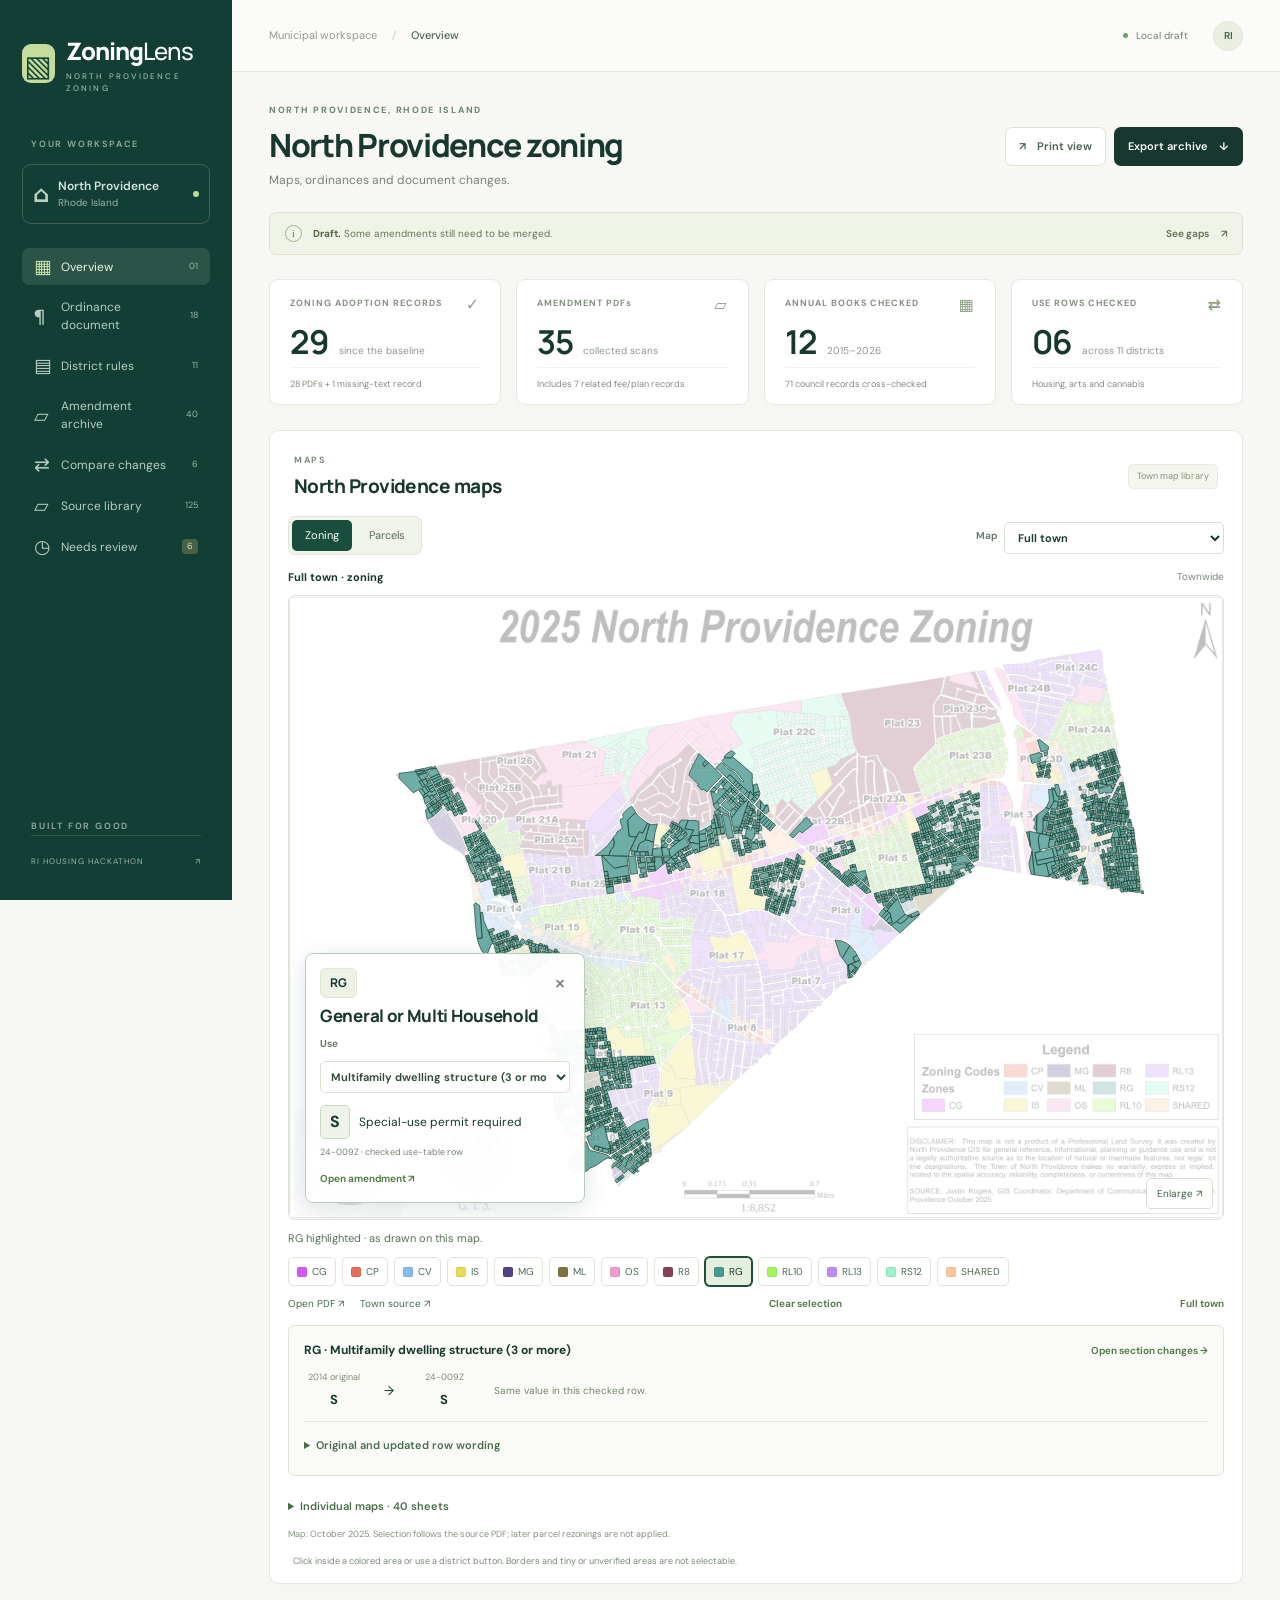
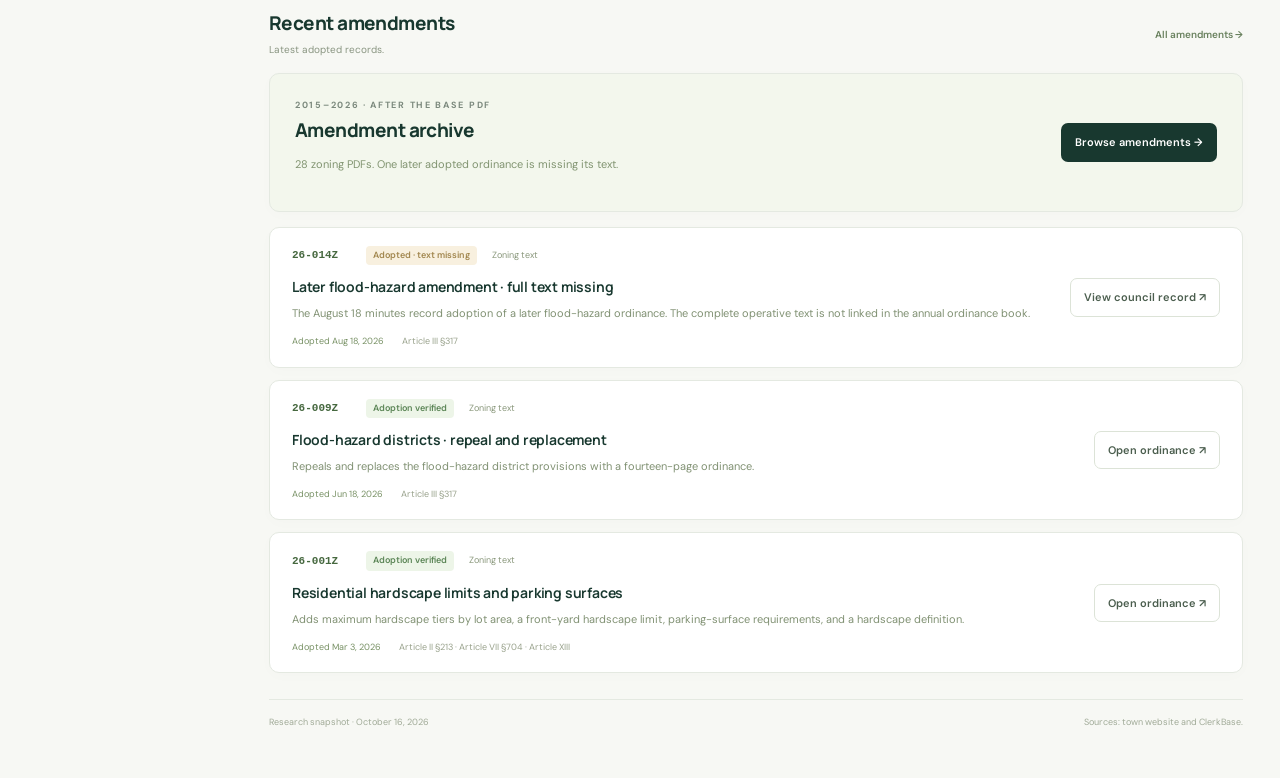
<file: index.html>
<!doctype html>
<html lang="en">
<head>
<meta charset="utf-8"><meta name="viewport" content="width=device-width,initial-scale=1">
<meta name="description" content="Explore North Providence zoning amendments, compare ordinance changes, and trace every verified update to its official source.">
<meta name="theme-color" content="#133e36"><title>Zoning Lens — North Providence</title>
<link rel="icon" href="assets/favicon.svg" type="image/svg+xml"><link rel="stylesheet" href="styles.css?v=3"><link rel="stylesheet" href="document.css?v=1"><script defer src="dashboard.js?v=5"></script><script defer src="document.js?v=2"></script><link rel="stylesheet" href="maps.css?v=2"><script defer src="maps.js?v=2"></script>
</head>
<body>
<aside class="sidebar">
  <a class="brand" href="#overview" aria-label="Zoning Lens overview"><span class="brand-mark">▧</span><span>Zoning<span class="brand-light">Lens</span><small>NORTH PROVIDENCE ZONING</small></span></a>
  <div class="workspace-label">YOUR WORKSPACE</div>
  <div class="town-card"><span class="town-icon">⌂</span><div>North Providence<small>Rhode Island</small></div><span class="town-dot"></span></div>
  <nav aria-label="Main navigation">
    <a href="#overview" data-page="overview" class="active"><span>▦</span> Overview <i>01</i></a>
    <a href="#document" data-page="document"><span>¶</span> Ordinance document <i>18</i></a>
    <a href="#rules" data-page="rules"><span>▤</span> District rules <i>11</i></a>
    <a href="#archive" data-page="archive"><span>▱</span> Amendment archive <i>40</i></a>
    <a href="#changes" data-page="changes"><span>⇄</span> Compare changes <i>6</i></a>
    <a href="#sources" data-page="sources"><span>▱</span> Source library <i>12</i></a>
    <a href="#review" data-page="review"><span>◷</span> Needs review <i class="nav-count">3</i></a>
  </nav>
  <div class="sidebar-bottom"><span class="side-label">BUILT FOR GOOD</span><p>Clearer rules.<br>Stronger housing applications.</p><div class="hackathon">RI HOUSING HACKATHON <span>↗</span></div></div>
</aside>
<div class="main-shell">
 <header class="topbar"><div class="breadcrumb">Municipal workspace <span>/</span> <strong id="breadcrumb">Overview</strong></div><div class="top-right"><span class="live-dot"></span> Local draft <span class="avatar">RI</span></div></header>
 <main>
  <section class="page-heading"><div><div class="eyebrow">NORTH PROVIDENCE, RHODE ISLAND</div><h1 id="page-title">North Providence zoning</h1><p id="page-description">Maps, ordinances and document changes.</p></div><div class="heading-actions"><button class="button secondary" id="print-button"><span>↗</span> Print view</button><button class="button primary" id="export-button">Export verified data <span>↓</span></button></div></section>
  <div class="coverage-banner"><span class="banner-icon">i</span><div><strong>Draft.</strong> Some amendments still need to be merged.</div><a href="#review">See gaps <span>↗</span></a></div>

  <section id="page-overview" class="page active">
   <div class="stats-grid"><article class="stat"><span class="stat-label">SOURCE LINKS <span>▱</span></span><strong>12<small>official records</small></strong><div class="stat-footer">Town website + ClerkBase</div></article><article class="stat"><span class="stat-label">VERIFIED AMENDMENTS <span>✓</span></span><strong>01<small>adopted change</small></strong><div class="stat-footer"><span class="small-dot"></span> Signed ordinance inspected</div></article><article class="stat"><span class="stat-label">DISTRICTS IN USE TABLE <span>▦</span></span><strong>11<small>district columns</small></strong><div class="stat-footer">Select a district to explore</div></article><article class="stat"><span class="stat-label">REVIEW QUEUE <span>◷</span></span><strong>03<small>open questions</small></strong><div class="stat-footer amber-text">Excluded from verified rules</div></article></div>
   <div class="overview-grid"><article class="panel map-panel"><div class="panel-header"><div><div class="eyebrow">MAPS</div><h2>North Providence maps</h2></div><span class="subtle-tag">Town map library</span></div><div class="map-frame"><img src="assets/town-map.png" alt="Official October 2025 townwide North Providence zoning map with district colors and plat boundaries"><a class="map-link" href="https://northprovidenceri.gov/pdf/gis/North_Providence_Townwide_Zoning_Map.pdf" target="_blank" rel="noopener">Open original map ↗</a></div><div class="map-caption">Reference map only. District selection below filters the amendment table; it does not locate a property.</div><div class="district-picker" id="overview-districts" aria-label="Choose a zoning district"></div></article>
   <article class="panel selected-panel"><div class="panel-header"><div class="eyebrow">SELECTED DISTRICT</div><span class="code-chip" id="selected-code">MG</span></div><h2 id="selected-name">Manufacturing General</h2><p class="muted selected-description">Selected use rules.</p><div id="overview-rule"></div><div class="source-trail"><span class="trail-icon">▱</span><div><strong>Every rule has a paper trail.</strong><p>Read the signed amendment and the council vote behind this update.</p></div></div><button class="button full secondary" id="overview-evidence">Open amendment <span>↗</span></button></article></div>
   <div class="section-heading"><div><h2>The latest change, explained.</h2><p>Original wording, adopted updates, and the record behind them.</p></div><a href="#changes">Explore the comparison →</a></div>
   <article class="panel change-preview"><div class="change-icon">+</div><div class="change-preview-content"><div class="inline-tags"><span class="status green">Verified adoption</span><span class="muted mono">25-022Z</span></div><h3>Cannabis retail added to the district use table</h3><p>A new use row, a definition, and special-use standards. Adopted February 3, 2026.</p></div><div class="change-preview-meta"><span class="addition-label">+ 1 table row</span><a href="#changes" class="button secondary">See what changed →</a></div></article>
   <footer class="workspace-footer"><span>Research snapshot · October 16, 2026</span><span>Sources: town website and ClerkBase.</span></footer>
  </section>

  <section id="page-document" class="page">
   <div id="document-app"><div class="panel content-panel">Loading the original ordinance and checked amendments…</div></div>
  </section>
  <section id="page-rules" class="page">
   <div class="panel filter-panel"><label>District<select id="district-select"></select></label><label class="search-label">Search verified uses<input id="rule-search" type="search" placeholder="Try “cannabis” or “retail”…"></label><span class="status green">1 verified use</span></div>
   <article class="panel rules-panel"><div class="panel-header"><div><div class="eyebrow">CHECKED LOCAL AMENDMENT ROWS</div><h2 id="rules-heading">District use rules</h2></div><span class="subtle-tag">Article II · §203</span></div><div id="rules-result"></div><div class="table-scroll"><table class="district-table"><caption>Selected local amendment rows</caption><thead><tr><th scope="col">Use</th><th scope="col">R12</th><th scope="col">R8</th><th scope="col">RL</th><th scope="col">RG</th><th scope="col">IS</th><th scope="col">CP</th><th scope="col">CV</th><th scope="col">CG</th><th scope="col">ML</th><th scope="col">MG</th><th scope="col">OS</th></tr></thead><tbody id="district-table-body"></tbody></table></div><div class="table-legend"><span><b class="legend-code">Y</b> Permitted</span><span><b class="legend-code">S</b> Special-use permit</span><span><b class="legend-code">N</b> Prohibited</span></div></article>
   <div class="two-columns"><article class="panel content-panel"><div class="eyebrow">APPLICATION CONTEXT</div><h2>A use code is the first step.</h2><p>The amendment also contains special-use standards across two pages. Open the original to review the complete criteria.</p><a href="assets/cannabis-amendment.pdf" target="_blank" class="text-link">Read both pages of the amendment ↗</a></article><article class="panel content-panel"><div class="eyebrow">HOUSING COVERAGE</div><h2>Housing rules are still in review.</h2><p>Multifamily, ADUs, parking, and dimensional rules have not been reconciled against the full amendment history. They are not presented here as current.</p><a href="#review" class="text-link">Open the review queue →</a></article></div>
  </section>

  <section id="page-changes" class="page">
   <article class="panel content-panel" style="margin-bottom:20px"><div class="eyebrow">NEW · DOCUMENT COMPARISON</div><h2>Compare the full document</h2><p>View original wording, removals and additions.</p><a class="button primary" href="#document">Open ordinance document →</a></article>
   <div class="comparison-tabs" role="tablist" aria-label="Comparison mode"><button role="tab" aria-selected="true" class="active" data-compare="verified">Verified ordinance change</button><button role="tab" aria-selected="false" data-compare="custom">Compare your own text</button></div>
   <div id="verified-comparison"><article class="panel"><div class="panel-header"><div><div class="inline-tags"><span class="status green">Verified adoption</span><span class="mono muted">ORDINANCE 25-022Z</span></div><h2>Cannabis retailer · new use-table entry</h2></div><button class="button secondary" id="change-evidence">View evidence ↗</button></div><div class="comparison-meta"><span>Base: town PDF labeled December 2014</span><span>Amendment: adopted Feb 3, 2026</span><span class="addition-label">+ Added row · 0 removed rows</span></div><div class="diff-columns"><div class="diff-half"><div class="diff-file-title"><span class="file-dot old-dot"></span> ORIGINAL ORDINANCE <span>§203(H)</span></div><div class="diff-absent"><span>∅</span><h3>No explicit cannabis row</h3><p>The base PDF contains no explicit cannabis or marijuana row. An absent row does not establish a previous N, Y, or S classification.</p></div></div><div class="diff-half"><div class="diff-file-title"><span class="file-dot new-dot"></span> ADOPTED AMENDMENT <span>Page 1</span></div><div class="added-block"><div class="diff-line"><span>+</span><strong>27. Cannabis retailer</strong></div><div class="diff-line"><span>+</span><p>Medical and recreational retail</p></div><div class="mini-rule"><b>MG</b><span>S</span><small>Special-use permit required</small></div><div class="mini-rule"><b>All other listed districts</b><span>N</span><small>Prohibited in this row</small></div><div class="diff-line"><span>+</span><p>Associated definition and special-use criteria added.</p></div></div></div></div><div class="diff-footnote"><span class="addition-label">+ Added content</span><span class="removal-label">− Removed content</span><span>This verified example adds a row. There is no deleted row to color red.</span></div></article><div class="two-columns"><article class="panel content-panel"><div class="eyebrow">ADOPTION TRAIL</div><h2>Three dates. A clear record.</h2><ol class="timeline"><li><strong>February 3, 2026</strong><span>Adopted by Town Council; minutes item 5.</span></li><li><strong>February 5, 2026</strong><span>Mayoral approval date on the signed PDF.</span></li><li><strong>Effectiveness clause</strong><span>The ordinance says it takes effect upon adoption. Both dates remain visible for review.</span></li></ol></article><article class="panel content-panel"><div class="eyebrow">REVIEW NOTE</div><h2>A citation mismatch, surfaced.</h2><p>The amendment heading refers to Article 8 for definitions. Its operative section 2 identifies Article XIII. The tool preserves that discrepancy for a reviewer.</p><div class="notice amber">Full exact-text consolidation has not been completed.</div></article></div></div>
   <div id="custom-comparison" hidden><article class="panel content-panel"><div class="eyebrow">TRY THE COMPARISON</div><h2>See every addition and removal.</h2><p>Paste two versions of a section to compare their words. This is a text comparison; it does not determine whether an amendment is legally adopted.</p><div class="two-columns text-inputs"><label>Original text<textarea id="old-text" rows="7" placeholder="Paste the original section…"></textarea></label><label>Updated text<textarea id="new-text" rows="7" placeholder="Paste the updated section…"></textarea></label></div><div class="compare-actions"><button class="button primary" id="compare-button">Compare text ⇄</button><button class="button secondary" id="sample-button">Load a fictional example</button><span class="muted" id="custom-status">Runs in your browser. Text is not uploaded.</span></div><div id="custom-output" class="custom-output" hidden aria-live="polite"></div></article></div>
  </section>

  <section id="page-archive" class="page">
   <article class="panel archive-intro"><div><div class="eyebrow">AFTER THE DECEMBER 2014 BASELINE</div><h2>Amendments since 2014</h2><p id="archive-summary">Loading the amendment register…</p></div><a class="button secondary" href="assets/base-ordinance.pdf" target="_blank">Open original baseline ↗</a></article>
   <div class="panel archive-filters"><label class="search-label">Search ordinances<input type="search" id="archive-search" placeholder="Try ADU, parking, a section, or an ordinance number…"></label><label>Record type<select id="archive-type"><option value="zoning">Zoning amendments</option><option value="all">All records + related documents</option><option value="Zoning text">Townwide zoning text</option><option value="Parcel zoning">Parcel rezonings</option><option value="Related fees">Related fees</option><option value="Related plan">Related plan records</option></select></label><label>Status<select id="archive-status"><option value="adopted">Adopted records</option><option value="all">All statuses</option><option value="pending">Pending proposals</option><option value="excluded">Rescinded / removed</option><option value="missing">Missing operative text</option></select></label><label>Year<select id="archive-year"><option value="all">All years</option></select></label></div>
   <div class="archive-count-line"><span id="archive-result-count" aria-live="polite"></span><span>Adoption dates, not index years · latest first</span></div><div id="archive-list" class="archive-list"></div><div id="archive-empty" class="empty-state" hidden>No records match these filters.</div>
  </section>
  <section id="page-sources" class="page"><div class="panel source-intro"><div><div class="eyebrow">THE EVIDENCE LIBRARY</div><h2>Source documents</h2><p id="source-summary">Official ordinance scans, annual books and council adoption records.</p></div><label class="search-label">Find a source<input type="search" id="source-search" placeholder="Search documents, maps, minutes…"></label></div><div class="source-kind-filter"><button data-source-kind="all" class="active">All sources</button><button data-source-kind="amendments">Amendment PDFs</button><button data-source-kind="indices">Annual books</button><button data-source-kind="minutes">Council records</button></div><div id="source-list" class="source-list"></div><div id="source-empty" class="empty-state" hidden>No sources match your search.</div></section>

  <section id="page-review" class="page"><article class="panel content-panel review-intro"><div class="eyebrow">MAKE UNCERTAINTY VISIBLE</div><h2>Some records need a second look.</h2><p>These items are outside the verified district rules. An agenda, a proposal, or a partial history does not establish the current ordinance.</p></article><div class="review-list"><article class="panel review-card"><span class="review-number">01</span><div><span class="status amber-status">Adoption unverified</span><h2>Mixed-use commercial corridor overlay</h2><p>The October 6, 2026 agenda lists introduction of ordinance 26-015Z. The August record uses a different number and continues discussion. Locate the final adopted text and resolve the identifier.</p><a class="text-link" href="https://clerkshq.com/Content/NorthProvidence-ri/council/2026/oct06_26ag.htm" target="_blank" rel="noopener">Read the October agenda ↗</a></div></article><article class="panel review-card"><span class="review-number">02</span><div><span class="status amber-status">History incomplete</span><h2>Housing rules and other amendments</h2><p>Reconcile ADUs, multifamily, parking, dimensions, the flood-hazard amendment, and other changes against the complete amendment record and applicable state law.</p><a class="text-link" href="https://clerkshq.com/NorthProvidence-ri" target="_blank" rel="noopener">Explore ClerkBase records ↗</a></div></article><article class="panel review-card"><span class="review-number">03</span><div><span class="status amber-status">Crosswalk required</span><h2>Section numbers and property boundaries</h2><p>The town PDF uses §203; ClerkBase uses §35-39 for the district use table. Match these versions and reconcile later map changes before assigning rules to an address.</p><a class="text-link" href="https://northprovidenceri.gov/plat-maps/" target="_blank" rel="noopener">Open the town map library ↗</a></div></article></div></section>
 </main>
</div>
<dialog id="evidence-dialog"><div class="dialog-head"><div><div class="eyebrow">SOURCE EVIDENCE</div><h2>Signed ordinance 25-022Z</h2></div><button class="close-dialog" aria-label="Close evidence">×</button></div><div class="evidence-toolbar"><button class="button secondary" id="evidence-prev">← Previous page</button><span id="evidence-page-label">Page 1 of 2</span><button class="button secondary" id="evidence-next">Next page →</button></div><div class="evidence-image-wrap"><img id="evidence-image" src="assets/amendment-page-1.png" alt="Scanned page 1 of signed North Providence ordinance 25-022Z"></div><div class="evidence-bottom"><a href="assets/cannabis-amendment.pdf" target="_blank" class="text-link">Open collected PDF ↗</a><a href="https://clerkshq.com/Content/Attachments/NorthProvidence-ri/o25_022.pdf?clientSite=NorthProvidence-ri" target="_blank" rel="noopener" class="text-link">Original ClerkBase source ↗</a></div></dialog>
<div id="toast" role="status"></div>
<dialog id="record-dialog" class="record-dialog"><div class="dialog-head"><div><div class="eyebrow" id="record-dialog-code"></div><h2 id="record-dialog-title"></h2></div><button class="close-dialog" data-close-record aria-label="Close ordinance">×</button></div><div id="record-dialog-body"></div></dialog>
</body></html>
</file>
<file: styles.css>
@import url('https://fonts.googleapis.com/css2?family=DM+Sans:wght@400;450;500;550;600;650;700&family=Manrope:wght@400;500;600;650;700;750;800&display=swap');
:root{--ink:#18382f;--muted:#77827c;--paper:#f7f8f4;--line:#e4e9e1;--green:#1a6951;--pale:#edf5ef;--amber:#9a6b25;--red:#a43b44;--shadow:0 3px 15px #17372e04}*{box-sizing:border-box}body{margin:0;background:var(--paper);color:var(--ink);font-family:'DM Sans',system-ui,sans-serif;font-size:14px;line-height:1.5}button,input,select,textarea{font:inherit}a{color:inherit;text-decoration:none}button,a,input,select,textarea{outline-offset:4px}button{cursor:pointer}button:focus-visible,a:focus-visible{outline:3px solid #82bba2}button:disabled{cursor:default;opacity:.45}[hidden]{display:none!important}.sidebar{position:fixed;width:232px;inset:0 auto 0 0;background:#133e36;color:#d5e3da;padding:33px 22px;display:flex;flex-direction:column;z-index:5}.brand{display:flex;gap:11px;align-items:center;color:white;font-family:Manrope,system-ui;font-weight:800;font-size:24px;letter-spacing:-1px}.brand-light{font-weight:500}.brand small{display:block;font-family:'DM Sans',sans-serif;font-size:8px;letter-spacing:2.2px;margin-top:1px;font-weight:500;color:#9db8aa}.brand-mark{background:#c5dc9c;color:#164336;width:37px;height:39px;border-radius:9px;display:grid;place-items:center;font-size:29px;font-weight:500;letter-spacing:0}.workspace-label,.side-label{font-size:9px;letter-spacing:1.8px;color:#8ca99a;font-weight:650}.workspace-label{margin:44px 9px 12px}.town-card{border:1px solid #406056;border-radius:9px;padding:12px 10px;display:flex;align-items:center;gap:9px;font-size:12px;font-weight:600}.town-card small{display:block;font-size:10px;color:#9cb3a8;font-weight:400}.town-icon{font-size:23px;color:#bad3bf}.town-dot{width:6px;height:6px;background:#bddb94;border-radius:50%;margin-left:auto}nav{margin-top:24px;display:grid;gap:7px}nav a{padding:11px 12px;border-radius:7px;display:flex;gap:10px;align-items:center;font-size:12px;color:#b7cdc0}nav a>span{width:17px;font-size:19px;line-height:1}nav a i{margin-left:auto;font-style:normal;font-size:9px;color:#9eb7a8}nav a.active{background:#2b5347;color:#f2f7e8}nav a.active>span{color:#c8dfaa}.nav-count{background:#466147;border-radius:4px;padding:1px 5px;color:#e2dcac!important}.sidebar-bottom{margin-top:auto;padding:18px 9px 0}.sidebar-bottom p{font-size:15px;color:#cfdfd2;line-height:1.6;margin:12px 0 24px}.hackathon{font-size:8px;letter-spacing:1px;padding-top:19px;border-top:1px solid #34564a;color:#9ab3a5;display:flex;justify-content:space-between}.main-shell{margin-left:232px}.topbar{height:72px;border-bottom:1px solid var(--line);display:flex;justify-content:space-between;align-items:center;padding:0 37px;background:#ffffff80;font-size:11px}.breadcrumb{color:#929a94}.breadcrumb span{margin:0 12px;color:#c2c9c0}.breadcrumb strong{font-weight:500;color:#4d6256}.top-right{display:flex;align-items:center;gap:8px;color:#6e7f73;font-size:10px}.live-dot,.small-dot{display:inline-block;width:5px;height:5px;border-radius:50%;background:#6f9d6b}.avatar{margin-left:17px;border:1px solid #dfe7d7;background:#e9eee0;color:#4b674e;width:30px;height:30px;display:grid;place-items:center;border-radius:50%;font-size:10px;font-weight:650}main{padding:32px 37px;max-width:1660px;margin:auto}.page-heading{display:flex;justify-content:space-between;align-items:center;gap:20px;margin-bottom:23px}.eyebrow{font-size:9px;font-weight:700;letter-spacing:1.7px;color:#7b897d}.page-heading .eyebrow{color:#6b836c}.page-heading h1{font-family:Manrope,system-ui,sans-serif;font-size:32px;letter-spacing:-1.3px;margin:7px 0 6px;font-weight:750;line-height:1.25}.page-heading p{margin:0;color:var(--muted);font-size:12px}.heading-actions{display:flex;gap:8px}.button{display:inline-flex;align-items:center;justify-content:center;gap:11px;border:1px solid transparent;border-radius:7px;padding:10px 13px;font-size:11px;font-weight:600;white-space:nowrap;transition:background .15s,transform .15s}.button:hover{transform:translateY(-1px)}.button.primary{background:var(--ink);color:white}.button.primary:hover{background:#286449}.button.secondary{border-color:#dce3d7;background:white;color:#4b5e4e}.button.secondary:hover{background:#f3f6ee}.button.full{width:100%}.coverage-banner{border:1px solid #e1e5d3;background:#f0f3e7;border-radius:7px;padding:12px 15px;display:flex;align-items:center;gap:11px;color:#697358;font-size:10px;margin-bottom:24px}.coverage-banner strong{font-weight:700;color:#536342}.banner-icon{display:grid;place-items:center;border:1px solid #a6b18b;width:17px;height:17px;border-radius:50%;font-family:Georgia,serif;flex-shrink:0}.coverage-banner a{margin-left:auto;font-weight:650;white-space:nowrap}.coverage-banner a span{margin-left:10px}.page{display:none}.page.active{display:block;animation:appear .2s ease}@keyframes appear{from{opacity:.7;transform:translateY(3px)}to{opacity:1;transform:none}}.stats-grid{display:grid;grid-template-columns:repeat(4,1fr);gap:15px;margin-bottom:25px}.stat{border:1px solid var(--line);border-radius:9px;background:white;padding:17px 20px 13px;box-shadow:var(--shadow)}.stat-label{font-size:9px;letter-spacing:1px;color:#7f8a7c;display:flex;justify-content:space-between;font-weight:650}.stat-label>span{font-size:16px;color:#8da086;line-height:1}.stat>strong{font-family:Manrope,system-ui;display:block;font-size:33px;font-weight:650;margin:12px 0 9px;letter-spacing:-1px;line-height:1}.stat>strong small{font-family:'DM Sans',sans-serif;letter-spacing:0;font-size:10px;font-weight:400;color:#8d978c;margin-left:10px}.stat-footer{border-top:1px solid #f0f2eb;padding-top:10px;font-size:9px;color:#7f8c7b;display:flex;align-items:center;gap:6px}.amber-text{color:#987a43}.overview-grid{display:grid;grid-template-columns:minmax(0,1.6fr) minmax(270px,1fr);gap:20px}.panel{background:white;border:1px solid var(--line);border-radius:10px;box-shadow:var(--shadow);overflow:hidden}.panel-header{display:flex;align-items:center;justify-content:space-between;padding:23px 24px 17px;gap:12px}h2{font-family:Manrope,system-ui,sans-serif;font-size:19px;letter-spacing:-.55px;line-height:1.35;font-weight:750;margin:6px 0 0}h3{font-size:15px;letter-spacing:-.2px;font-weight:650;margin:8px 0 5px}.subtle-tag{font-size:9px;color:#81907b;background:#f5f7ef;border:1px solid #e7ecdf;border-radius:5px;padding:5px 8px;white-space:nowrap}.map-frame{height:272px;margin:0 17px;position:relative;background:#f0f3e9;border:1px solid #e9ede2;border-radius:6px;overflow:hidden}.map-frame>img{width:100%;height:100%;object-fit:contain;mix-blend-mode:multiply}.map-link{position:absolute;right:10px;bottom:10px;background:#fffffff2;border:1px solid #e0e6d8;border-radius:5px;font-size:9px;padding:6px 9px;color:#60725a}.map-caption{font-size:9px;line-height:1.6;color:#939b8c;padding:10px 23px 0}.district-picker{display:flex;flex-wrap:wrap;gap:6px;padding:13px 23px 21px}.district-pill{font-size:10px;color:#7a8b71;background:white;border:1px solid #e0e7d9;padding:5px 9px;border-radius:5px;min-width:34px}.district-pill.active{background:#174c3b;border-color:#174c3b;color:white}.selected-panel{padding:0 23px 22px}.selected-panel .panel-header{padding:23px 0 6px}.code-chip{font-family:Manrope,system-ui;font-size:12px;background:#edf2e5;border:1px solid #dfe7d1;border-radius:6px;padding:5px 9px;font-weight:750}.selected-panel>h2{font-size:23px;line-height:1.25;margin:7px 0}.muted{color:var(--muted)}.selected-description{font-size:10px;margin:8px 0 16px;line-height:1.65}.rule-card{padding:17px;border:1px solid #dce8dd;background:#f3f8f1;border-radius:7px}.rule-card.prohibited{background:#faf5f1;border-color:#e9ded5}.rule-kicker{font-size:9px;letter-spacing:1px;color:#829076;display:flex;justify-content:space-between;align-items:center}.rule-card h3{margin:7px 0 10px;font-family:Manrope;font-size:17px}.rule-status{display:flex;align-items:center;gap:9px;font-size:11px;color:#496b4d}.prohibited .rule-status{color:#8d624a}.rule-badge{width:27px;height:27px;display:grid;place-items:center;border:1px solid #bed6b9;background:#e1edda;border-radius:6px;font-weight:750}.prohibited .rule-badge{background:#f2e7df;border-color:#decfc3}.rule-note{font-size:9px;color:#87947f;margin:11px 0 0}.source-trail{display:flex;gap:11px;border-top:1px solid #eaf0e3;margin:18px 0 14px;padding-top:17px}.trail-icon{background:#f4f6ef;border:1px solid #e5eadf;width:29px;height:29px;display:grid;place-items:center;border-radius:6px;font-size:18px;flex-shrink:0;color:#8da27c}.source-trail strong{font-size:10px;font-weight:650}.source-trail p{font-size:9px;line-height:1.65;color:#8c9686;margin:5px 0 0}.section-heading{display:flex;justify-content:space-between;align-items:center;margin:27px 0 16px}.section-heading h2{font-size:19px;margin:0}.section-heading p{font-size:10px;margin:5px 0 0;color:#899581}.section-heading>a{font-size:10px;color:#69815e;font-weight:600}.change-preview{padding:20px 23px;display:flex;align-items:center;gap:17px}.change-icon{font-size:24px;background:#edf5e7;border:1px solid #dfebd6;width:45px;height:45px;border-radius:8px;display:grid;place-items:center;color:#799a65;flex-shrink:0}.inline-tags{display:flex;gap:10px;align-items:center}.status{font-size:9px;font-weight:600;display:inline-flex;align-items:center;border-radius:4px;padding:3px 7px;white-space:nowrap}.status.green{color:#5b8556;background:#edf5e8}.mono{font-family:ui-monospace,monospace;font-size:9px}.change-preview h3{font-family:Manrope;font-size:14px;margin:8px 0 4px}.change-preview p{font-size:10px;color:#8a9583;margin:0}.change-preview-meta{margin-left:auto;display:flex;flex-direction:column;gap:11px;align-items:flex-end}.addition-label{font-size:9px;color:#5f8c4e;font-weight:600}.removal-label{color:var(--red);font-size:9px;font-weight:600}.workspace-footer{display:flex;justify-content:space-between;font-size:9px;color:#a0aa97;border-top:1px solid var(--line);margin-top:26px;padding:16px 0}.filter-panel{padding:18px 23px;display:flex;align-items:flex-end;gap:20px;margin-bottom:20px}label{display:block;font-size:10px;font-weight:650;color:#67775f}select,input,textarea{border:1px solid #dce4d5;border-radius:6px;background:white;padding:10px 12px;color:var(--ink);font-size:12px;display:block;width:100%;margin-top:6px}select{min-width:220px}.search-label{flex:1;max-width:430px}input::placeholder,textarea::placeholder{color:#a0a997}.filter-panel>.status{margin-bottom:11px;margin-left:auto}.rules-panel{margin-bottom:20px}.rule-summary{padding:0 24px 23px;display:flex;align-items:center;gap:14px}.rule-summary .rule-badge{height:42px;width:42px;font-size:18px}.rule-summary h3{margin:0 0 3px}.rule-summary p{font-size:11px;margin:0;color:var(--muted)}.rule-summary .button{margin-left:auto}.table-scroll{overflow:auto}.district-table{width:100%;border-collapse:collapse;white-space:nowrap;font-size:11px}.district-table caption{text-align:left;padding:10px 24px;background:#f7f9f2;font-size:10px;color:#819374}.district-table th,.district-table td{padding:14px 10px;border-top:1px solid #e5ebdf;text-align:center}.district-table th:first-child,.district-table td:first-child{text-align:left;padding-left:24px}.district-table th{font-size:9px;color:#839277;font-weight:600}.district-table .selected-col{background:#ecf3e5;font-weight:700;color:#3d6841}.district-table td button{border:0;background:transparent;color:inherit;padding:0;font:inherit}.table-legend{display:flex;gap:23px;padding:17px 24px;border-top:1px solid var(--line);font-size:10px;color:#839176}.legend-code{display:inline-grid;place-items:center;width:20px;height:20px;border:1px solid #dce5d3;border-radius:4px;margin-right:5px;font-size:10px;color:#5a7751}.two-columns{display:grid;grid-template-columns:1fr 1fr;gap:20px}.content-panel{padding:24px}.content-panel p{font-size:12px;color:#819075;line-height:1.85;margin:12px 0 17px}.text-link{font-size:11px;color:#467342;font-weight:650}.comparison-tabs{display:flex;gap:6px;margin:0 0 20px;padding:5px;border:1px solid #dfe7d5;background:#edf1e6;border-radius:8px;width:max-content;max-width:100%}.comparison-tabs button{border:0;background:transparent;font-size:11px;padding:9px 15px;border-radius:5px;color:#829173}.comparison-tabs button.active{background:white;color:#345b36;box-shadow:0 1px 4px #1a381a12}.comparison-meta{display:flex;gap:20px;padding:10px 24px;background:#f9faf5;border-top:1px solid var(--line);border-bottom:1px solid var(--line);font-size:9px;color:#859379}.comparison-meta>span:last-child{margin-left:auto}.diff-columns{display:grid;grid-template-columns:1fr 1fr}.diff-half+.diff-half{border-left:1px solid var(--line)}.diff-file-title{font-family:ui-monospace,monospace;display:flex;align-items:center;gap:8px;font-size:9px;padding:13px 20px;border-bottom:1px solid var(--line);color:#83917b}.diff-file-title>span:last-child{margin-left:auto;font-family:'DM Sans',sans-serif}.file-dot{width:6px;height:6px;border-radius:50%;display:inline-block}.old-dot{background:#b1b9a9}.new-dot{background:#73ac63}.diff-absent{padding:37px 30px;text-align:center;max-width:400px;margin:auto;color:#8e9a83}.diff-absent>span{font-size:25px;color:#b0baa7}.diff-absent h3{font-size:13px;color:#76856a}.diff-absent p{font-size:11px;line-height:1.8}.added-block{padding:22px 23px;background:#eef8eb;min-height:242px;border-left:3px solid #8cba79}.diff-line{display:flex;gap:12px;font-size:11px;color:#4d8042;margin-bottom:9px}.diff-line>span{color:#80a76d;flex-shrink:0}.diff-line p{margin:0}.diff-line strong{font-size:13px}.mini-rule{margin:12px 0 12px 20px;display:flex;align-items:center;gap:9px;color:#507c46;font-size:10px}.mini-rule>b{min-width:100px;font-weight:500}.mini-rule>span{background:#dcefd4;border:1px solid #bbd9ad;border-radius:4px;padding:2px 7px;font-weight:700}.mini-rule small{font-size:9px;color:#86a07c}.diff-footnote{padding:14px 24px;display:flex;gap:20px;border-top:1px solid var(--line);font-size:9px;color:#94a087}.diff-footnote>span:last-child{margin-left:auto}#verified-comparison>.two-columns{margin-top:20px}.timeline{padding:0;list-style:none;margin:21px 0 0}.timeline li{padding:0 0 19px 23px;border-left:1px solid #dce6d2;position:relative}.timeline li:before{content:'';position:absolute;width:7px;height:7px;border-radius:50%;background:#91af7b;left:-4px;top:5px;box-shadow:0 0 0 4px white}.timeline strong,.timeline span{display:block;font-size:11px}.timeline span{font-size:10px;margin-top:3px;color:#8b987e}.timeline li:last-child{padding-bottom:0}.notice{padding:12px;border-radius:6px;font-size:10px}.amber{background:#faf4e7;color:#9b7b45;border:1px solid #efe4cc}.text-inputs{margin-top:20px}.text-inputs textarea{resize:vertical;min-height:160px;line-height:1.8}.compare-actions{display:flex;align-items:center;gap:10px;margin-top:16px}.compare-actions>.muted{font-size:10px;margin-left:auto}.custom-output{margin-top:23px;border:1px solid #dee7d4;border-radius:6px;padding:24px;font-size:14px;line-height:2.1;white-space:pre-wrap;overflow-wrap:anywhere}.custom-output ins{background:#d9f0cf;color:#285d21;text-decoration:none;border-bottom:2px solid #98c286}.custom-output del{background:#f8dadd;color:#973e48;text-decoration:line-through}.custom-output .output-label{display:block;font-size:10px;margin-bottom:12px;color:#8b987d;font-weight:650;white-space:normal}.source-intro{padding:24px;display:flex;align-items:center;justify-content:space-between;gap:35px;margin-bottom:20px}.source-intro p{font-size:11px;color:#87947a;margin-bottom:0}.source-intro .search-label{max-width:300px;min-width:220px}.source-list{display:grid;gap:10px}.source-card{display:flex;align-items:center;gap:17px;padding:18px 23px}.document-icon{width:37px;height:42px;border:1px solid #e0e8d8;background:#f5f8f0;border-radius:6px;display:grid;place-items:center;font-size:21px;color:#8ba177;flex-shrink:0}.source-card h3{margin:0 0 4px;font-size:12px}.source-card p{font-size:10px;color:#8a977c;margin:0}.source-card-actions{display:flex;gap:10px;margin-left:auto}.source-card .status{margin-left:10px;font-weight:500}.source-domain{font-family:ui-monospace,monospace;font-size:9px;color:#98a28e;display:block;margin-top:6px}.review-intro{margin-bottom:20px}.review-intro p{max-width:750px}.review-list{display:grid;gap:15px}.review-card{padding:25px;display:flex;gap:23px}.review-number{font-family:Manrope;font-size:25px;color:#bdc7b1;font-weight:600}.amber-status{background:#f8f0df;color:#a1864e}.review-card h2{font-size:18px;margin:10px 0}.review-card p{font-size:12px;color:#89977a;max-width:820px;line-height:1.8}.empty-state{text-align:center;padding:50px;color:#8d9b7c}.evidence-toolbar{display:flex;align-items:center;justify-content:space-between;padding:13px 22px;border-bottom:1px solid var(--line);font-size:11px;color:#8a987d}dialog{width:min(820px,94vw);max-height:91vh;border:1px solid #dfe8d5;border-radius:12px;padding:0;color:var(--ink);box-shadow:0 20px 90px #0b2b3350}dialog::backdrop{background:#0b2b33a0;backdrop-filter:blur(4px)}.dialog-head{display:flex;align-items:center;justify-content:space-between;padding:20px 24px}.dialog-head h2{font-size:20px}.close-dialog{font-size:28px;border:0;background:#f1f5ea;border-radius:50%;width:32px;height:32px;line-height:1;color:#7e9170}.evidence-image-wrap{background:#edf1e7;padding:15px;max-height:58vh;overflow:auto}.evidence-image-wrap img{display:block;width:100%;height:auto;box-shadow:0 1px 6px #142a1415}.evidence-bottom{display:flex;justify-content:space-between;padding:17px 24px}#toast{position:fixed;bottom:25px;left:calc(50% + 116px);transform:translateX(-50%) translateY(20px);padding:12px 22px;background:#173f32;color:white;border-radius:7px;box-shadow:0 5px 25px #0002;font-size:12px;opacity:0;pointer-events:none;transition:.2s;z-index:20}#toast.visible{opacity:1;transform:translateX(-50%) translateY(0)}
@media(min-width:1500px){.map-frame{height:330px}.selected-panel{padding:0 28px 25px}.selected-panel .panel-header{padding-top:27px}.selected-description{margin-bottom:24px}.rule-card{padding:23px}.source-trail{margin-top:23px}.stat{padding:20px 24px}.page-heading h1{font-size:36px}}
@media(max-width:1150px){.sidebar{width:205px;padding:28px 17px}.main-shell{margin-left:205px}.topbar{padding:0 25px}main{padding:27px 25px}.heading-actions{flex-direction:column}.page-heading h1{font-size:29px}.stat{padding:15px}.stat>strong small{display:block;margin:9px 0 0}.overview-grid{grid-template-columns:1.35fr 1fr}.map-frame{height:270px}.subtle-tag{font-size:8px}.map-panel .panel-header{align-items:flex-start;flex-direction:column}.selected-panel{padding:0 18px 20px}.selected-panel>h2{font-size:21px}.change-preview-meta{min-width:140px}.source-card-actions{flex-direction:column}.comparison-meta{flex-wrap:wrap;gap:7px}.diff-footnote{flex-wrap:wrap}.diff-footnote>span:last-child{width:100%;margin:0}.mini-rule{flex-wrap:wrap}.compare-actions{flex-wrap:wrap}.compare-actions>.muted{margin:5px 0 0;width:100%}}
@media(max-width:800px){.sidebar{position:static;width:100%;padding:15px 20px;display:block}.brand{font-size:21px}.brand-mark{width:32px;height:33px}.brand small{font-size:7px}.workspace-label,.town-card,.sidebar-bottom{display:none}nav{display:flex;margin-top:17px;gap:4px;overflow:auto}nav a{font-size:11px;padding:8px 10px;white-space:nowrap}nav a>span{font-size:15px;width:auto}nav a i{display:none}.main-shell{margin:0}.topbar{height:49px;padding:0 20px}.top-right{font-size:9px}.avatar{display:none}main{padding:23px 20px}.page-heading{align-items:flex-start}.page-heading h1{font-size:27px}.page-heading p{font-size:11px;max-width:350px}.heading-actions .secondary{display:none}.button{font-size:10px;padding:9px 11px}.coverage-banner{font-size:10px;align-items:flex-start}.coverage-banner a{display:none}.stats-grid{gap:9px}.stat{padding:13px}.stat-label{font-size:8px;letter-spacing:.5px}.stat-label>span{display:none}.stat>strong{font-size:27px}.stat>strong small{font-size:9px}.stat-footer{font-size:8px}.overview-grid{grid-template-columns:1fr}.map-frame{height:320px}.map-panel .panel-header{flex-direction:row;align-items:center}.selected-panel .selected-description{margin-bottom:16px}.selected-panel .rule-card{padding:17px}.selected-panel .source-trail{margin-top:18px}.section-heading>a{display:none}.change-preview{align-items:flex-start;padding:18px;gap:12px}.change-preview-meta{min-width:0}.change-preview-meta>.addition-label{display:none}.change-preview .button{padding:8px;font-size:9px}.change-preview h3{font-size:13px}.change-preview p{font-size:10px}.change-icon{width:32px;height:32px;font-size:20px}.workspace-footer{font-size:8px}.filter-panel{flex-wrap:wrap;gap:12px}.filter-panel>label{flex:1;min-width:200px}.filter-panel>.status{display:none}.two-columns,.diff-columns{grid-template-columns:1fr}.diff-half+.diff-half{border-left:0;border-top:1px solid var(--line)}.source-intro{flex-direction:column;align-items:stretch;gap:10px}.source-intro .search-label{max-width:none}.source-card{padding:16px;gap:11px}.source-card .status{display:none}.source-card-actions .button{font-size:9px;padding:7px 8px}.review-card{padding:20px;gap:15px}.review-number{font-size:21px}.rule-summary{flex-wrap:wrap}.rule-summary>.button{margin-left:56px}.comparison-tabs{width:100%;justify-content:space-between}.comparison-tabs button{font-size:10px;padding:9px}.page-heading .heading-actions{padding-top:3px}#toast{left:50%}}
@media(max-width:480px){main{padding:20px 14px}.page-heading{display:block}.heading-actions{margin-top:14px;display:block}.page-heading h1{font-size:28px}.stats-grid{grid-template-columns:repeat(2,1fr)}.stat>strong small{display:inline;margin-left:8px}.topbar{padding:0 14px}.top-right{display:none}.coverage-banner{padding:12px}.map-frame{height:245px}.map-panel .panel-header{padding:20px 17px}.subtle-tag{font-size:7px;padding:4px}.map-caption{padding-left:17px;padding-right:17px}.district-picker{padding-left:17px;padding-right:17px}.change-preview{flex-wrap:wrap}.change-preview-content{flex:1}.change-preview-meta{width:100%;padding-left:44px;align-items:flex-start}.source-card-actions{gap:5px}.source-card{gap:9px}.document-icon{width:28px;height:33px;font-size:16px}.source-card h3{font-size:11px}.source-card p{font-size:9px}.source-domain{font-size:8px}.source-card-actions .button{font-size:8px}.workspace-footer>span:last-child{display:none}.dialog-head{padding:17px}.dialog-head h2{font-size:17px}.evidence-toolbar{padding:12px}.evidence-bottom{gap:14px;padding:14px}.evidence-bottom a{font-size:9px}}
@media print{.sidebar,.topbar,.heading-actions,.coverage-banner a,button,.comparison-tabs,#toast{display:none!important}.main-shell{margin:0}main{padding:0}.panel{break-inside:avoid;box-shadow:none}.map-frame{height:240px}.page-heading h1{font-size:24px}.coverage-banner{margin-bottom:15px}.stat{padding:10px}.stat>strong{font-size:24px}.overview-grid{grid-template-columns:1.4fr 1fr}.map-panel .panel-header{display:block}.selected-panel{padding:0 16px 12px}.workspace-footer{margin-top:15px}.page-heading{margin-bottom:13px}.stats-grid{gap:10px;margin-bottom:15px}.change-preview{padding:14px}a[href^="http"]:after{content:' ↗';font-size:8px}}
.archive-intro{padding:24px;display:flex;justify-content:space-between;align-items:center;gap:24px;margin-bottom:18px}.archive-intro p{font-size:11px;color:var(--muted);max-width:700px;margin:11px 0 0;line-height:1.8}.archive-filters{padding:18px;display:flex;gap:12px;align-items:flex-end}.archive-filters .search-label{max-width:none;min-width:200px;flex:2}.archive-filters label{flex:1}.archive-filters select{min-width:0;font-size:11px}.archive-filters input{font-size:11px}.archive-count-line{display:flex;justify-content:space-between;margin:16px 2px;font-size:10px;color:#8a997c}.archive-count-line>span:first-child{font-weight:650;color:#55754c}.archive-list,.recent-amendments{display:grid;gap:12px}.archive-card{padding:22px;display:flex;align-items:center;gap:20px}.archive-card-main{flex:1}.ordinance-id{font-size:11px;color:#46683f;font-weight:700;min-width:64px}.category-label{font-size:9px;color:#8a987c;padding-left:5px}.archive-card h3{font-family:Manrope;font-size:16px;margin:11px 0 7px}.archive-card p{font-size:11px;line-height:1.8;color:#809173;margin:0;max-width:800px}.archive-record-meta{display:flex;gap:18px;margin-top:11px;font-size:9px;color:#99a28c;flex-wrap:wrap}.archive-record-meta>span:first-child{color:#789165}.archive-cta{padding:25px;display:flex;justify-content:space-between;align-items:center;gap:25px;margin-bottom:15px;background:#f3f7ed}.archive-cta p{font-size:11px;color:#819471;max-width:720px;line-height:1.8}.recent-amendments .archive-card{padding:18px 22px}.recent-amendments .archive-card h3{font-size:14px}.rules-grid{display:grid;grid-template-columns:1fr 1fr;gap:14px;padding:0 24px 24px}.rule-actions{display:flex;gap:15px;align-items:center;margin-top:15px}.text-button{padding:0;background:none;border:0;color:#507a43;font-size:10px;font-weight:650;text-align:left}.text-button:hover{text-decoration:underline}.table-source{display:block;border:0;background:none;color:#739062;padding:5px 0 0;font-size:9px}.district-table td:first-child{white-space:normal;min-width:220px}.comparison-control{display:flex;align-items:flex-end;justify-content:space-between;padding:20px 24px;border-bottom:1px solid var(--line);gap:20px}.comparison-control label{min-width:300px}.comparison-control select{min-width:0}.comparison-note{font-size:10px;color:#849677;padding:13px 24px;line-height:1.8;background:#f8faf4}.matrix-diff{width:100%;border-collapse:collapse;font-size:12px}.matrix-diff th,.matrix-diff td{text-align:left;padding:12px 24px;border-bottom:1px solid #eef1e7}.matrix-diff thead{font-size:9px;color:#8c9a7e;letter-spacing:.6px;background:#fbfcf8}.matrix-diff th[scope]{font-size:11px;font-weight:500}.matrix-diff th[scope] strong{display:inline-block;min-width:30px;color:#4b6c40}.matrix-diff th[scope] span{font-size:10px;color:#8a997a}.matrix-diff ins{display:inline-block;min-width:26px;text-align:center;padding:2px 7px;border:1px solid #c3ddb3;border-radius:4px;color:#356a2c;background:#e4f3da;text-decoration:none}.matrix-diff del{display:inline-block;min-width:26px;text-align:center;padding:2px 7px;border:1px solid #ebc9ca;border-radius:4px;color:#a44c53;background:#fae6e6}.comparison-followups{margin-top:20px}.source-kind-filter{display:flex;gap:7px;flex-wrap:wrap;margin:0 0 18px}.source-kind-filter button{font-size:10px;color:#7c916e;border:1px solid #dce6d2;background:white;border-radius:5px;padding:7px 12px}.source-kind-filter button.active{color:white;background:#255c42;border-color:#255c42}.record-dialog{width:min(1050px,96vw)}.record-dialog .dialog-head{position:sticky;top:0;background:white;border-bottom:1px solid var(--line);z-index:1}.record-dialog .dialog-head h2{max-width:850px;font-size:19px}.record-detail-summary{padding:20px 24px}.record-detail-summary>p{font-size:12px;line-height:1.8;color:#778a6b}.record-sections{display:flex;flex-wrap:wrap;gap:6px;margin:14px 0}.record-sections span{font-size:9px;background:#f0f5e8;border:1px solid #e1e9d7;padding:4px 7px;border-radius:4px;color:#759365}.record-note{background:#f5f7ef;border:1px solid #e6ebdc;color:#809174;line-height:1.8}.record-adoption-links{display:grid;gap:7px;margin:17px 0;font-size:10px}.record-adoption-links>strong{color:#8d9b81;font-size:9px;letter-spacing:.7px;text-transform:uppercase}.record-document-actions{display:flex;align-items:center;gap:15px;flex-wrap:wrap;margin-top:16px}.record-scan-wrap{padding:20px;background:#e9eee2;max-height:64vh;overflow:auto}.record-scan-wrap img{display:block;width:100%;height:auto;box-shadow:0 2px 8px #18351415}.ocr-details{padding:19px 24px;font-size:11px;border-top:1px solid var(--line)}.ocr-details summary{cursor:pointer;color:#547945;font-weight:600}.ocr-details p{font-size:10px;color:#8b987d;line-height:1.8}.ocr-details pre{white-space:pre-wrap;overflow-wrap:anywhere;font-family:ui-monospace,monospace;color:#708165;font-size:11px;line-height:1.9;background:#f7f9f3;padding:18px;max-height:350px;overflow:auto}.excluded-note{margin-top:20px}.record-dialog .close-dialog{flex-shrink:0}.sidebar nav{gap:4px}.sidebar nav a{padding-top:9px;padding-bottom:9px}
@media(max-width:1150px){.archive-filters{flex-wrap:wrap}.archive-filters .search-label{flex-basis:100%}.archive-filters label{min-width:140px}.rules-grid{grid-template-columns:1fr}.rule-actions{gap:10px}.category-label{display:none}.archive-card{gap:15px}.matrix-diff th,.matrix-diff td{padding:11px 16px}.comparison-control label{min-width:240px}.archive-cta{align-items:flex-start}.archive-intro{align-items:flex-start}.archive-card .inline-tags{flex-wrap:wrap}}
@media(max-width:800px){.archive-intro,.archive-cta{flex-direction:column;gap:12px}.archive-filters label{min-width:130px}.archive-card{align-items:flex-start}.archive-card>.button{font-size:9px}.archive-card h3{font-size:14px}.archive-count-line{gap:15px;font-size:9px}.archive-count-line>span:last-child{max-width:180px;text-align:right}.comparison-control{padding:18px;gap:12px;align-items:flex-start;flex-direction:column}.comparison-control label{min-width:0;width:100%}.matrix-diff th[scope] span{display:block}.matrix-diff th,.matrix-diff td{padding:10px 12px}.record-document-actions{gap:9px}.record-dialog .dialog-head h2{font-size:16px}.rules-grid{padding:0 18px 18px}.archive-record-meta{gap:7px}.archive-card .inline-tags{gap:5px}.archive-filters .search-label{min-width:0}.archive-filters input{font-size:12px}.sidebar nav a{padding:8px 10px}}
@media(max-width:480px){.archive-card{padding:18px;flex-direction:column;gap:12px}.archive-card>.button{align-self:flex-start}.archive-filters{padding:15px;gap:12px}.archive-filters label{min-width:100px}.archive-filters .search-label{flex-basis:100%;min-width:100%}.archive-intro{padding:19px}.archive-cta{padding:19px}.category-label{display:none}.archive-count-line>span:last-child{max-width:140px}.record-detail-summary{padding:18px}.record-scan-wrap{padding:8px}.record-dialog .dialog-head{padding:17px}.record-document-actions .button{font-size:9px}.matrix-diff{min-width:370px}.source-kind-filter{gap:5px}.source-kind-filter button{font-size:9px;padding:6px 8px}.rule-actions{flex-wrap:wrap}}
</file>
<file: document.css>
.document-intro{padding:28px;margin-bottom:20px}.document-intro h2{font-size:28px;margin:12px 0}.document-intro p{line-height:1.8}.document-intro del,.document-unit del{background:#fce6e6;color:#8f2229;text-decoration:line-through;text-decoration-thickness:1.5px}.document-intro ins,.document-unit ins{background:#def3e5;color:#175c36;text-decoration:underline;text-decoration-thickness:1.5px;text-underline-offset:3px}.document-coverage{display:flex;align-items:baseline;flex-wrap:wrap;gap:8px;margin:20px 0;font-size:13px}.document-coverage strong{font-size:28px}.document-coverage span{color:#66756e}.document-coverage a{margin-left:auto;color:#175d49}.document-review{background:#fff5df;border:1px solid #e7c77b;border-left:3px solid #bb8524;border-radius:5px;padding:13px 16px;font:13px/1.65 system-ui,sans-serif;color:#72501a;margin:15px 0}.document-controls{padding:20px;display:flex;flex-wrap:wrap;gap:16px;margin-bottom:18px}.document-controls label{min-width:0;flex:1 1 240px;font-size:12px;font-weight:600;display:flex;flex-direction:column;gap:8px}.document-controls select,.document-controls input{width:100%;min-width:0;padding:11px;border:1px solid #d5dfd8;border-radius:6px;background:#fff;font:13px system-ui,sans-serif}.document-modes{display:flex;flex-wrap:wrap;gap:6px;width:100%}.document-modes button{background:#f3f5f1;color:#4b6156;border:1px solid #d9e1db;border-radius:6px;padding:10px 13px;cursor:pointer;font:600 12px system-ui,sans-serif}.document-modes button.active{background:#174c3d;color:white;border-color:#174c3d}.document-file-actions{display:flex;flex-wrap:wrap;gap:12px;align-items:center;width:100%}.document-result-count{font-size:12px;color:#5d7067;padding:5px 0 18px}.document-unit{background:#fff;border:1px solid #d7dfd9;box-shadow:0 4px 18px #16382d05;border-radius:8px;margin-bottom:24px;overflow:hidden}.document-unit-heading{display:flex;gap:15px;justify-content:space-between;align-items:flex-start;padding:24px 28px;border-bottom:1px solid #e4e9e4;background:#fafbf8}.document-unit-heading h2{font:600 21px/1.4 Georgia,serif;margin:8px 0 0}.document-unit-heading small{font:11px/1.4 system-ui,sans-serif;letter-spacing:.06em;color:#6c7c73}.document-badge{font:600 10px/1.5 system-ui,sans-serif;border-radius:4px;padding:5px 8px;white-space:nowrap}.document-badge.patched{background:#e0efe5;color:#21613c}.document-badge.historical{background:#f0eee6;color:#766c43}.document-columns{display:grid;grid-template-columns:minmax(0,1fr) minmax(0,1fr)}.document-column{min-width:0;padding:20px 28px 32px}.document-column.original{border-right:1px solid #e1e6e0}.document-column h3{font:600 10px/1.5 system-ui,sans-serif;letter-spacing:.08em;color:#66746b;border-bottom:1px solid #e1e6e0;padding-bottom:13px;margin:0 0 20px}.ordinance-text{font:16px/1.85 Georgia,'Times New Roman',serif;white-space:pre-wrap;overflow-wrap:anywhere;color:#29352d}.single-text{padding:28px 36px}.document-absent{font:italic 14px/1.7 system-ui,sans-serif;color:#7d847c}.document-unit>.document-review{margin:16px 24px}.document-unit-sources{padding:13px 28px;border-top:1px solid #e1e7e1;display:flex;flex-wrap:wrap;gap:16px;font:11px/1.6 system-ui,sans-serif}.document-unit a{color:#216047}.document-evidence{padding:14px 28px;background:#f7f9f5;font:12px/1.7 system-ui,sans-serif}.document-evidence summary,.document-coverage-panel summary{cursor:pointer;font-weight:600}.document-evidence>div{padding:16px 0;border-top:1px solid #e0e7e0}.document-evidence button{margin-left:16px}.document-evidence p{margin:5px 0}.document-facsimile{display:block;width:100%;height:auto;border-bottom:1px solid #e1e7e1}.document-coverage-panel li{margin-bottom:14px;line-height:1.7}.document-coverage-panel ul{padding-left:20px}.document-coverage-panel p{line-height:1.8}.document-coverage-panel{margin-top:32px}
@media(max-width:950px){.document-columns{grid-template-columns:1fr}.document-column.original{border-right:0;border-bottom:1px solid #e1e6e0}.document-unit-heading{flex-direction:column}.document-unit-heading,.document-column,.single-text{padding:20px}.document-intro{padding:20px}.document-intro h2{font-size:24px}.document-coverage a{margin-left:0;width:100%}.document-file-actions .button{font-size:11px}.ordinance-text{font-size:15px}.document-badge{white-space:normal}}
@media print{.document-controls,.document-coverage-panel,.document-evidence{display:none!important}.document-unit{break-inside:auto;box-shadow:none;border-radius:0}.document-columns{display:block}.document-unit-heading{break-after:avoid}.document-unit del,.document-unit ins{print-color-adjust:exact;-webkit-print-color-adjust:exact}.ordinance-text{font-size:11pt}.document-column{padding:15px}.document-unit-heading h2{font-size:15pt}}
</file>
<file: maps.css>
.map-gallery{padding:0 18px}.map-toolbar{display:flex;align-items:center;justify-content:space-between;gap:12px;margin-bottom:14px;flex-wrap:wrap}.map-kind{display:flex;gap:4px;padding:3px;background:#f1f4ed;border:1px solid #e0e6da;border-radius:7px}.map-kind button{font-size:11px;border:0;background:transparent;border-radius:5px;padding:7px 13px;color:#5b6c5d}.map-kind button.active{background:#194d3d;color:white}.map-toolbar label{display:flex;align-items:center;gap:7px;font-size:10px;color:#69796d}.map-toolbar select{padding:7px 9px;border:1px solid #d8e1d1;background:white;border-radius:5px;font-size:11px;max-width:150px}.map-current{display:flex;justify-content:space-between;align-items:center;font-size:11px;margin:0 0 10px;gap:8px}.map-current>span{color:#7a8878;font-size:10px;white-space:nowrap}.map-preview{position:relative;display:block;width:100%;padding:0;border:1px solid #e0e7d9;background:#f3f5ee;border-radius:6px;overflow:hidden;aspect-ratio:1.48}.map-preview>img{width:100%;height:100%;object-fit:contain}.map-preview>span{position:absolute;bottom:10px;right:10px;background:#ffffffed;border:1px solid #e2e7dc;border-radius:5px;padding:6px 10px;font-size:10px;color:#365e45}.map-preview:hover{border-color:#7ba384}.map-links{display:flex;align-items:center;gap:16px;flex-wrap:wrap;font-size:10px;color:#3b6c4b;margin:10px 0 14px}.map-links .text-button{font-size:10px;margin-left:auto;padding:0}.map-thumbnails{display:grid;grid-template-columns:repeat(4,minmax(0,1fr));gap:8px;max-height:256px;overflow:auto;padding:3px 5px 3px 1px;scrollbar-width:thin;border-top:1px solid #edf0e8}.map-thumb{min-width:0;border:1px solid #e0e6db;border-radius:5px;background:#fff;padding:4px;color:#5d725f;text-align:left}.map-thumb.active{border:2px solid #245c45;padding:3px;background:#edf4ea}.map-thumb img{width:100%;aspect-ratio:1.3;object-fit:contain;background:#f7f8f3;display:block}.map-thumb span{display:block;font-size:9px;padding:5px 3px 2px}.map-note{font-size:9px;color:#82907e;margin:8px 0 0;line-height:1.5}.map-panel .map-caption{padding-top:12px;color:#788875}.map-dialog{width:min(1200px,96vw);max-width:none;padding:0;border:1px solid #cbd8c6;border-radius:10px;color:#18382f}.map-dialog::backdrop{background:#102a23bb}.map-dialog-head{display:flex;align-items:center;justify-content:space-between;gap:12px;padding:14px 20px;border-bottom:1px solid #e4e9df}.map-dialog-head h2{margin:0;font-size:18px}.map-zoom-controls{display:flex;gap:9px;align-items:center;padding:10px 20px;font-size:11px;flex-wrap:wrap}.map-zoom-controls>a{margin-left:auto}.map-zoom-area{height:min(74vh,800px);overflow:auto;background:#edf1e8;padding:10px}.map-zoom-area img{max-width:none;display:block;height:auto}.selected-panel .source-trail{display:none}.sidebar-bottom p{display:none}
.overview-grid{align-items:start}
.overview-grid{grid-template-columns:minmax(0,1fr)}
.map-panel #overview-districts{display:none}
.map-stage{position:relative;border:1px solid #dce5d6;border-radius:7px;background:#f3f5ef;overflow:hidden}
.map-paper{position:relative;width:100%;aspect-ratio:1.5;min-width:0;background:#fff}
.map-paper>img{display:block;width:100%;height:100%;object-fit:contain;transition:opacity .2s}
.map-paper.is-filtered>img{opacity:.25}
.map-shape-layer{position:absolute;inset:0;pointer-events:none}
.zoning-shapes{display:block;width:100%;height:100%;overflow:hidden;pointer-events:none}
.zoning-shapes [data-zone]{pointer-events:fill;cursor:pointer;outline:none}
.zone-shape{fill:transparent;stroke:none;pointer-events:none}
.zone-hit{fill:transparent;stroke:none;pointer-events:fill}
.selected-zone .zone-shape{fill:var(--zone-color);fill-opacity:.72;stroke:#183d2d;stroke-width:.65;vector-effect:non-scaling-stroke}
.zoning-shapes [data-zone]:hover .zone-shape,.zoning-shapes [data-zone]:focus .zone-shape{fill:var(--zone-color);fill-opacity:.85;stroke:#103b29;stroke-width:1;vector-effect:non-scaling-stroke}
#map-card-host{position:absolute;left:16px;bottom:16px;width:min(280px,40%);z-index:2}
.on-map-card{padding:14px!important;border:1px solid #b9cdb9!important;border-radius:8px;box-shadow:0 5px 24px #193d2a22;background:#fffffff5}
.on-map-head{display:flex;align-items:center;justify-content:space-between;gap:10px}
.on-map-head>button{border:0;background:transparent;color:#667c68;font-size:22px;line-height:1;padding:0 4px}
.on-map-card h2{font-size:17px;margin:7px 0 10px;letter-spacing:-.3px}
.map-use-label{display:grid;gap:4px;font-size:10px;color:#627364}
.map-use-label select{width:100%;min-width:0;padding:7px 6px;background:white;border:1px solid #d7e2d1;border-radius:5px;font-size:11px;color:#304c38}
.on-map-rule{display:flex;align-items:center;gap:9px;margin-top:12px;font-size:12px}
.on-map-rule>b{border:1px solid #c8d8c2;background:#edf3e9;padding:4px 9px;border-radius:5px;font-size:16px}
.on-map-source{font-size:9px;color:#758571;margin:7px 0!important}
.on-map-card .text-button{font-size:10px;padding:0;margin-top:2px}
.map-rule-caution{font-size:10px;line-height:1.5;margin:6px 0;color:#876a34}
.map-enlarge-button{position:absolute;right:10px;bottom:10px;padding:7px 10px;background:#fffffff2;color:#3b6247;border:1px solid #d5dfce;border-radius:5px;font-size:10px;z-index:3}
.map-selection-status{font-size:11px;line-height:1.6;margin:10px 0;color:#557153}
.map-zone-filter{display:flex;flex-wrap:wrap;gap:6px;margin:10px 0}
.map-zone-filter button{display:flex;align-items:center;gap:5px;border:1px solid #dce5d6;border-radius:5px;background:white;color:#4d6b51;padding:6px 8px;font-size:10px}
.map-zone-filter button i{width:10px;height:10px;border-radius:2px;border:1px solid #0001}
.map-zone-filter button.active{border-color:#214e37;background:#e5efdf;color:#173e29;box-shadow:0 0 0 1px #214e37}
.map-zone-filter button:disabled{opacity:.35}
.map-change-preview{border:1px solid #dde6d6;border-radius:6px;margin:12px 0 16px;background:#fafbf7;padding:15px}
.map-change-title{display:flex;gap:12px;align-items:center;justify-content:space-between;flex-wrap:wrap;font-size:12px}
.map-change-title button{font-size:10px;padding:0}
.map-value-diff{display:flex;align-items:center;gap:20px;flex-wrap:wrap;margin-top:12px;font-size:13px}
.map-value-diff>div{display:grid;gap:5px;text-align:center;min-width:60px}
.map-value-diff small{font-size:9px;color:#7b8973}
.map-value-diff p{font-size:10px;color:#73836b}
.map-value-diff del{background:#f9e3e1;color:#9c3434;text-decoration:line-through;font-size:19px;padding:4px 12px}
.map-value-diff ins{background:#dff0dc;color:#275d2d;text-decoration:underline;font-size:19px;padding:4px 12px}
.map-row-text{font-size:11px;border-top:1px solid #e2e9db;padding-top:9px;margin-top:12px}
.map-row-text summary,.map-sheets summary{cursor:pointer;color:#486c4a;font-size:11px;font-weight:600;padding:6px 0}
.map-row-text h3{font-size:11px}
.map-row-text pre{font:12px/1.7 Georgia,serif;white-space:pre-wrap;overflow-wrap:anywhere;background:white;border:1px solid #e6ebdf;padding:10px}
.map-row-text ins{text-decoration:underline;background:#e3f1dc;color:#255c2d}
.map-sheets{margin-top:12px}
.map-sheets .map-thumbnails{margin-top:8px}
.map-dialog-selection{font-size:12px;padding:8px 20px;color:#4b6b4a;background:#f2f6eb}
.map-zoom-area>.map-paper{max-width:none}
.map-panel>.map-caption{padding-bottom:15px}
.map-panel{container-type:inline-size}
@container(max-width:700px){#map-card-host{position:relative;width:auto;left:auto;bottom:auto}.on-map-card{border-radius:0!important;border-width:1px 0 0!important;box-shadow:none}.map-enlarge-button{top:8px;bottom:auto}}
@media(max-width:700px){#map-card-host{position:relative;width:auto;left:auto;bottom:auto}.on-map-card{border-radius:0!important;border-width:1px 0 0!important;box-shadow:none}.map-enlarge-button{top:8px;bottom:auto}.map-change-preview{padding:12px}.map-dialog-selection{padding:8px 12px;font-size:11px}.map-stage .on-map-card h2{font-size:16px}}
@media(min-width:1400px){.map-thumbnails{grid-template-columns:repeat(5,minmax(0,1fr))}}
@media(max-width:600px){.map-gallery{padding:0 13px}.map-thumbnails{grid-template-columns:repeat(3,minmax(0,1fr));max-height:210px}.map-kind button{padding:7px 10px}.map-toolbar{gap:10px}.map-current>span{display:none}.map-dialog-head{padding:12px}.map-zoom-controls{padding:10px}.map-zoom-controls .button{padding:8px}.map-dialog-head h2{font-size:15px}}
</file>
